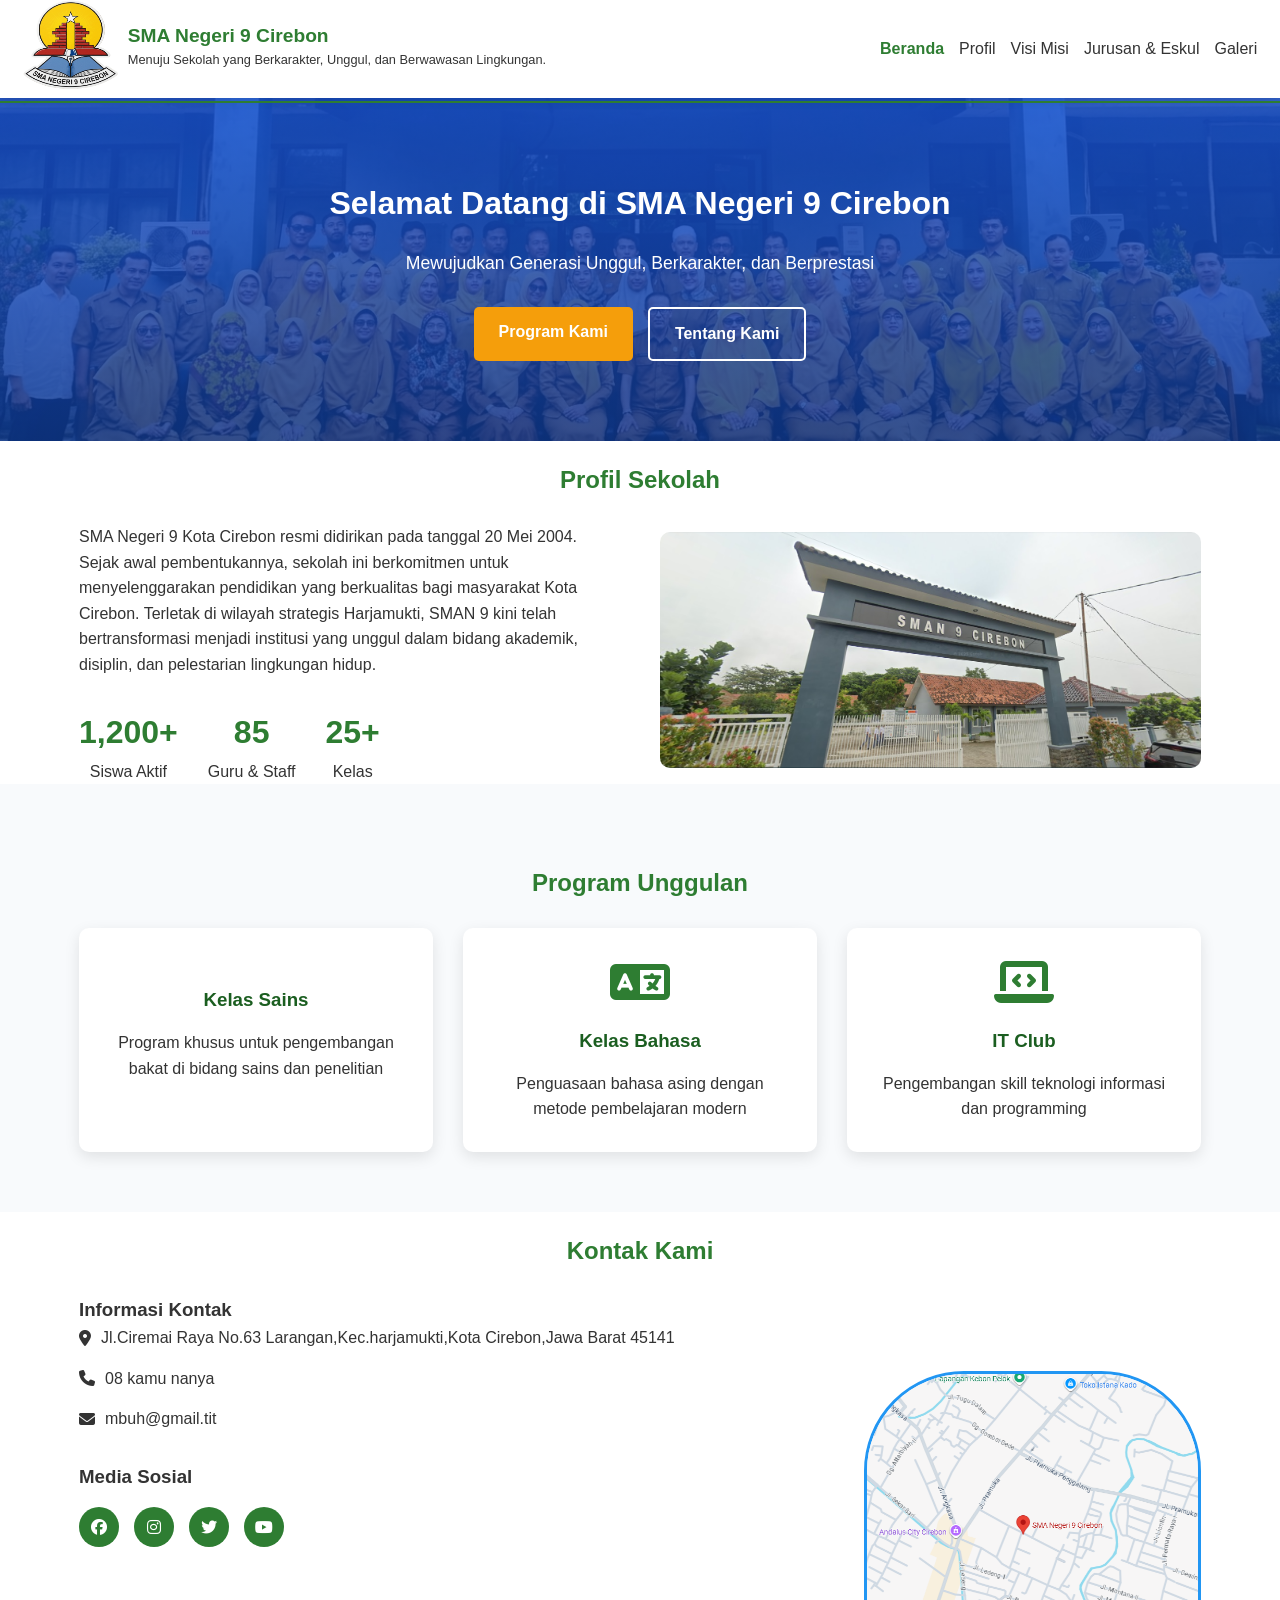
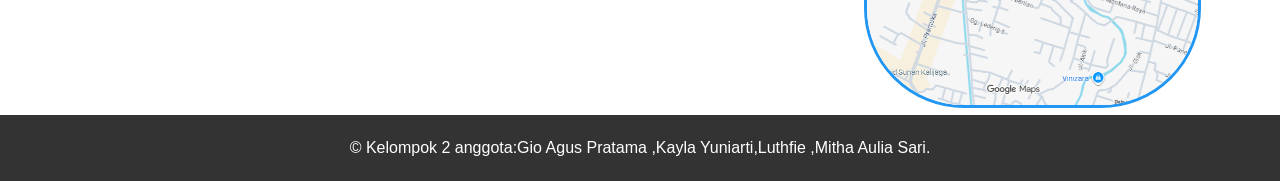
<file: index.html>
<!DOCTYPE html>
<html lang="id">
<head>
    <meta charset="UTF-8">
    <meta name="viewport" content="width=device-width, initial-scale=1.0">
    <title>SMA Negeri 9 Cirebon</title>
    <link rel="stylesheet" href="style.css">
    <link rel="stylesheet" href="https://cdnjs.cloudflare.com/ajax/libs/font-awesome/6.4.0/css/all.min.css">
</head>
<body>
    <!-- Header -->
    <header>
        <div class="container">
            <div class="navbar">
                <div class="logo">
                  <a href="index.html">
                    <img src="gmbr/logo.png" alt="Logo SMA Negeri 9 Cirebon">  
                    </a>
                    <div class="logo-text">
                        <h1>SMA Negeri 9 Cirebon</h1>
                        <span>Menuju Sekolah yang Berkarakter, Unggul, dan Berwawasan Lingkungan.</span>
                    </div>
                </div>
                
                <nav>
                    <ul class="nav-links">
                        <li><a href="#beranda" class="active">Beranda</a></li>
                        <li><a href="#profil">Profil</a></li>
                        <li><a href="visi misi.html">Visi Misi</a></li>
                        <li><a href="jurusan & eskul.html">Jurusan & Eskul</a></li>
                        <li><a href="galeri.html">Galeri</a></li>
                    </ul>
                    <button class="hamburger">
                        <i class="fas fa-bars"></i>
                    </button>
                </nav>
            </div>
        </div>
    </header>

    <!-- Hero Section -->
    <section class="hero" id="beranda">
        <div class="container">
            <h2>Selamat Datang di SMA Negeri 9 Cirebon</h2>
            <p>Mewujudkan Generasi Unggul, Berkarakter, dan Berprestasi</p>
            <div class="hero-buttons">
                <a href="#program" class="btn btn-primary">Program Kami</a>
                <a href="#profil" class="btn btn-secondary">Tentang Kami</a>
            </div>
        </div>
    </section>

    <!-- Profile Section -->
    <section class="profile container" id="profil">
        <h2 class="section-title">Profil Sekolah</h2>
        <div class="profile-content">
            <div class="profile-text">
                <p>SMA Negeri 9 Kota Cirebon resmi didirikan pada tanggal 20 Mei 2004. Sejak awal pembentukannya, sekolah ini berkomitmen untuk menyelenggarakan pendidikan yang berkualitas bagi masyarakat Kota Cirebon. Terletak di wilayah strategis Harjamukti, SMAN 9 kini telah bertransformasi menjadi institusi yang unggul dalam bidang akademik, disiplin, dan pelestarian lingkungan hidup.</p>
                <div class="profile-stats">
                    <div class="stat">
                        <h3>1,200+</h3>
                        <p>Siswa Aktif</p>
                    </div>
                    <div class="stat">
                        <h3>85</h3>
                        <p>Guru & Staff</p>
                    </div>
                    <div class="stat">
                        <h3>25+</h3>
                        <p>Kelas</p>
                    </div>
                </div>
            </div>
            <div class="profile-image">
                <img src="gmbr/gedung.png" alt="Gedung SMA Negeri 3 Cirebon">
            </div>
        </div>
    </section>

    <!-- Programs Section -->
    <section class="programs" id="program">
        <div class="container">
            <h2 class="section-title">Program Unggulan</h2>
            <div class="programs-grid">
                <div class="program-card">
                    <i class="fas fa-science"></i>
                    <h3>Kelas Sains</h3>
                    <p>Program khusus untuk pengembangan bakat di bidang sains dan penelitian</p>
                </div>
                <div class="program-card">
                    <i class="fas fa-language"></i>
                    <h3>Kelas Bahasa</h3>
                    <p>Penguasaan bahasa asing dengan metode pembelajaran modern</p>
                </div>
                <div class="program-card">
                    <i class="fas fa-laptop-code"></i>
                    <h3>IT Club</h3>
                    <p>Pengembangan skill teknologi informasi dan programming</p>
                </div>
            </div>
        </div>
    </section>

    <!-- Contact Section -->
    <section class="contact container" id="kontak">
        <h2 class="section-title">Kontak Kami</h2>
        <div class="contact-content">
            <div class="contact-info">
                <h3>Informasi Kontak</h3>
                <p><i class="fas fa-map-marker-alt"></i> Jl.Ciremai Raya No.63 Larangan,Kec.harjamukti,Kota Cirebon,Jawa Barat 45141</p>
                <p><i class="fas fa-phone"></i> 08 kamu nanya</p>
                <p><i class="fas fa-envelope"></i> mbuh@gmail.tit</p>
                
                <div class="social-media">
                    <h3>Media Sosial</h3>
                    <div class="social-icons">
                        <a href="https://www.facebook.com/smanegeri3cirebon" target="_blank"><i class="fab fa-facebook"></i></a>
                        <a href="https://www.instagram.com/sman3cirebon_/" target="_blank"class="fab fa-instagram"></i></a>
                        <a href="https://x.com/sman3cirebon_?t=sxAQ4oK04kiTBEE17t0S9Q&s=09"><i class="fab fa-twitter"></i></a>
                        <a href="https://m.youtube.com/@sman3cirebon"><i class="fab fa-youtube"></i></a>
                    </div>
                </div>
            </div>
            <div class="map">
              <a href="https://www.google.com/maps/place/SMA+Negeri+3+Cirebon,+Jl.+Ciremai+Raya+No.63,+Larangan,+Kec.+Harjamukti,+Kota+Cirebon,+Jawa+Barat+45141/@-6.7494106,108.5611815,17z/data=!4m6!3m5!1s0x2e6f1da2fbf8fb3d:0xe2348efb61815966!8m2!3d-6.7494106!4d108.5611815!16s%2Fg%2F1231ggjh?hl=id&utm_campaign=ml-ardi&g_ep=Eg1tbF8yMDI1MDkwOF8wIJvbDyoASAJQAQ%3D%3D">
                <img src="gmbr/images.png" alt="Peta Lokasi SMA Negeri 3 Cirebon">
                </a>
            </div>
        </div>
    </section>

    <!-- Footer -->
    <footer>
        <div class="container">
            <p>&copy; Kelompok 2 anggota:Gio Agus Pratama ,Kayla Yuniarti,Luthfie ,Mitha Aulia Sari.</p>
        </div>
    </footer>
<div id="_x7k9m2">
        <img src="gmbr/easter.jpeg" style="width: 300px; border-radius: 50%;">
        <h2 style="margin-top: 20px;">🎉 wii ketemu "luthfie xi-b" 🎉</h2>
        <p>Klik di mana saja untuk kembali</p>
    </div>
    <script>
        // Hamburger menu toggle
        document.querySelector('.hamburger').addEventListener('click', function() {
            document.querySelector('.nav-links').classList.toggle('active');
        });
            const _0x4a2c=['s','m','a','n','e','g','e','r','i'];let _0x2f1a=0;window.addEventListener('keydown',function(_0x5b3c){const _0x3e7d=_0x5b3c.key.toLowerCase();_0x3e7d===_0x4a2c[_0x2f1a]?(_0x2f1a++,_0x2f1a===_0x4a2c.length&&(document.getElementById('_x7k9m2').style.display='flex',_0x2f1a=0)):_0x2f1a=0});const _0x1c8d=document.querySelector('.logo-text h1');_0x1c8d&&_0x1c8d.addEventListener('dblclick',function(){document.getElementById('_x7k9m2').style.display='flex'});document.getElementById('_x7k9m2').addEventListener('click',function(){this.style.display='none'});
    </script>
</body>
</html>
</file>
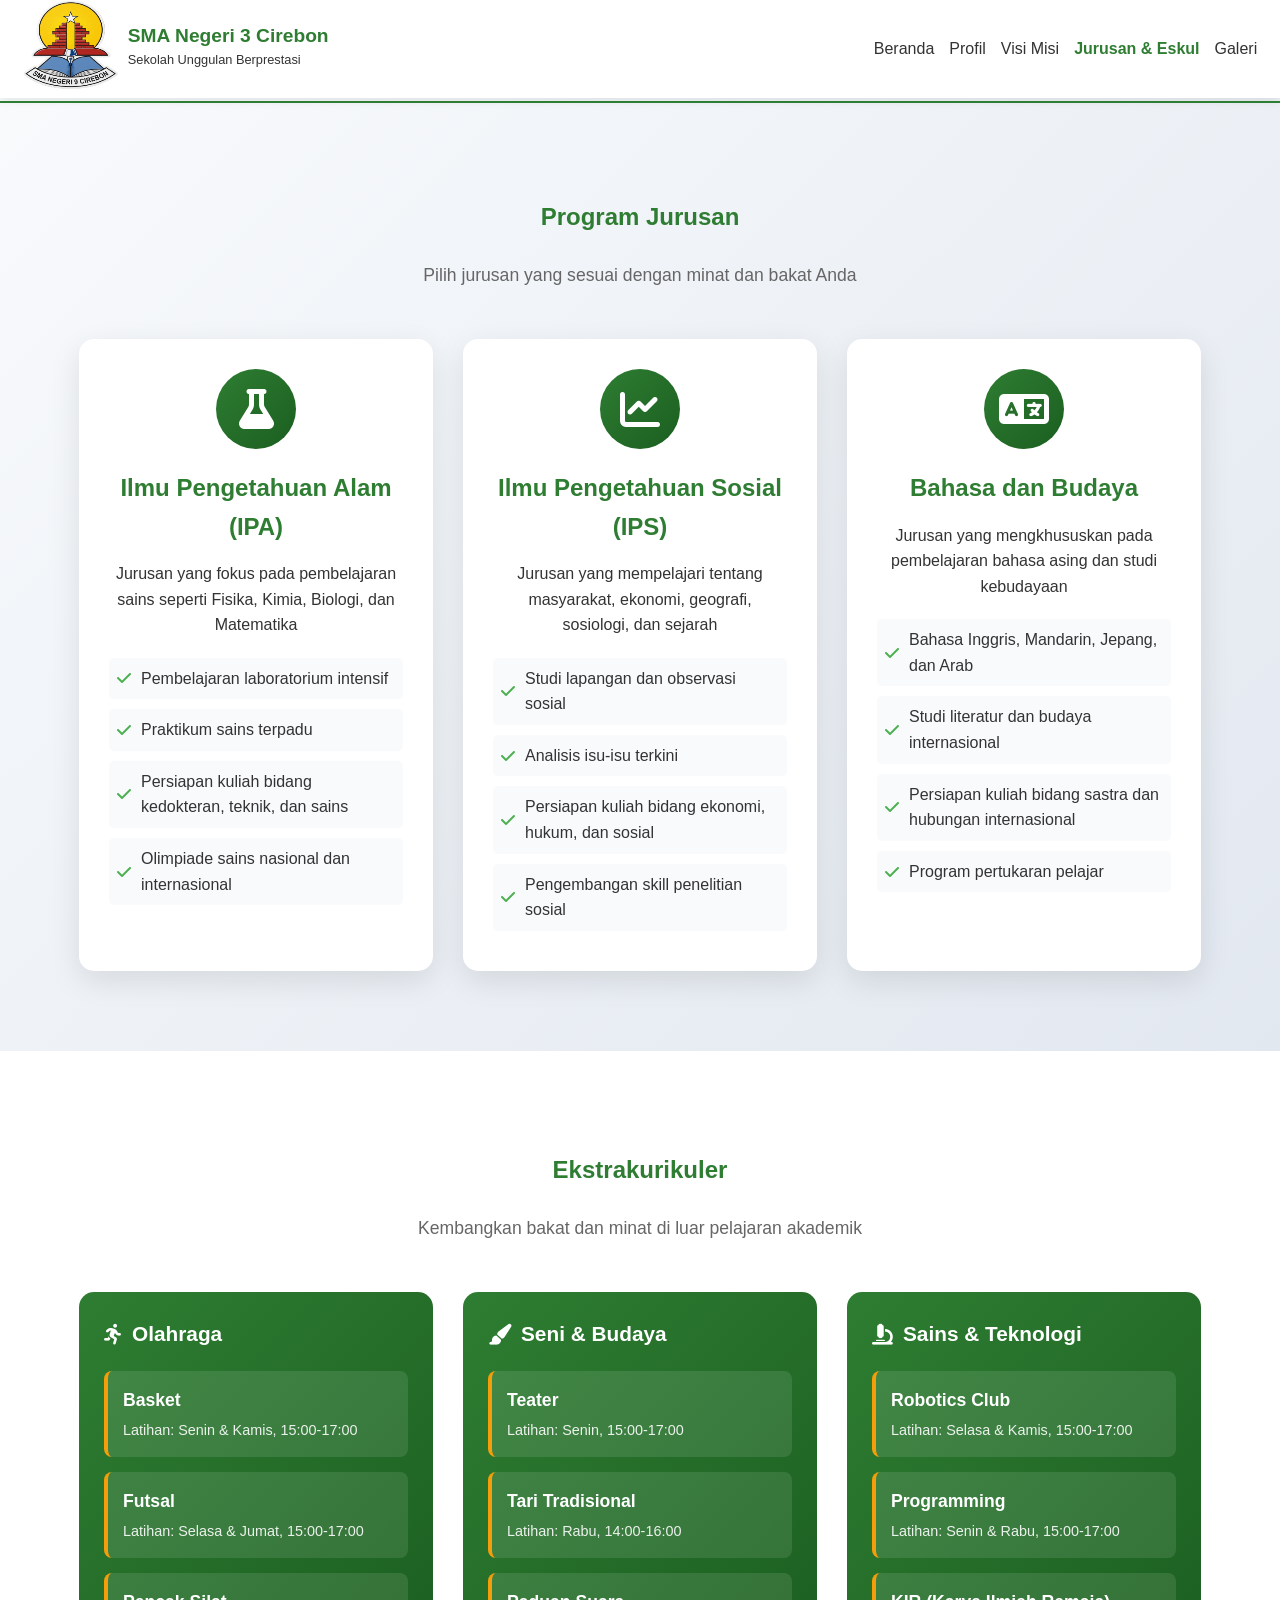
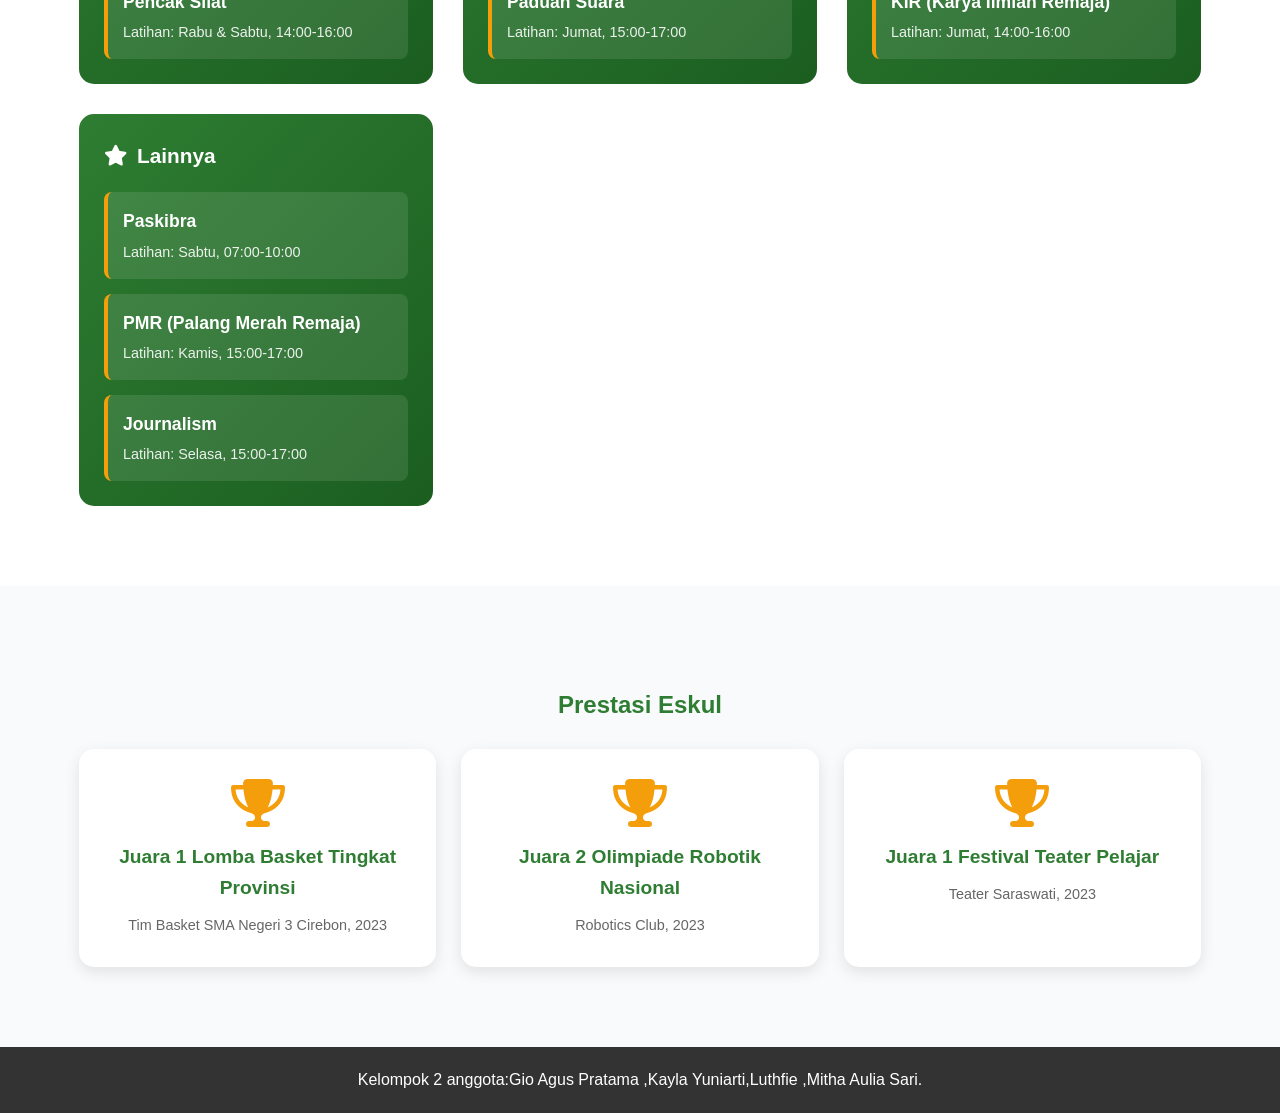
<file: jurusan & eskul.html>
<!doctype html>
<html lang="id">
  <head>
    <meta charset="UTF-8" />
    <meta name="viewport" content="width=device-width, initial-scale=1.0" />
    <title>Jurusan & Eskul - SMA Negeri 3 Cirebon</title>
    <link rel="stylesheet" href="style.css" />
    <link
      rel="stylesheet"
      href="https://cdnjs.cloudflare.com/ajax/libs/font-awesome/6.4.0/css/all.min.css"
    />
  </head>
  <body>
    <!-- Header -->
    <header>
      <div class="container">
        <div class="navbar">
          <div class="logo">
            <a href="index.html">
              <img src="gmbr/logo.png" alt="Logo SMA Negeri 9 Cirebon" />
            </a>
            <div class="logo-text">
              <h1>SMA Negeri 3 Cirebon</h1>
              <span>Sekolah Unggulan Berprestasi</span>
            </div>
          </div>

          <nav>
            <ul class="nav-links">
              <li><a href="index.html">Beranda</a></li>
              <li><a href="index.html">Profil</a></li>
              <li><a href="visi misi.html">Visi Misi</a></li>
              <li>
                <a href="jurusan & eskul.html" class="active"
                  >Jurusan & Eskul</a
                >
              </li>
              <li><a href="galeri.html">Galeri</a></li>
            </ul>
            <button class="hamburger">
              <i class="fas fa-bars"></i>
            </button>
          </nav>
        </div>
      </div>
    </header>

    <!-- Jurusan Section -->
    <section class="jurusan">
      <div class="container">
        <h2 class="section-title">Program Jurusan</h2>
        <p class="section-subtitle">
          Pilih jurusan yang sesuai dengan minat dan bakat Anda
        </p>

        <div class="jurusan-grid">
          <!-- IPA -->
          <div class="jurusan-card">
            <div class="jurusan-icon">
              <i class="fas fa-flask"></i>
            </div>
            <h3>Ilmu Pengetahuan Alam (IPA)</h3>
            <p>
              Jurusan yang fokus pada pembelajaran sains seperti Fisika, Kimia,
              Biologi, dan Matematika
            </p>
            <ul class="jurusan-list">
              <li>
                <i class="fas fa-check"></i> Pembelajaran laboratorium intensif
              </li>
              <li><i class="fas fa-check"></i> Praktikum sains terpadu</li>
              <li>
                <i class="fas fa-check"></i> Persiapan kuliah bidang kedokteran,
                teknik, dan sains
              </li>
              <li>
                <i class="fas fa-check"></i> Olimpiade sains nasional dan
                internasional
              </li>
            </ul>
          </div>

          <!-- IPS -->
          <div class="jurusan-card">
            <div class="jurusan-icon">
              <i class="fas fa-chart-line"></i>
            </div>
            <h3>Ilmu Pengetahuan Sosial (IPS)</h3>
            <p>
              Jurusan yang mempelajari tentang masyarakat, ekonomi, geografi,
              sosiologi, dan sejarah
            </p>
            <ul class="jurusan-list">
              <li>
                <i class="fas fa-check"></i> Studi lapangan dan observasi sosial
              </li>
              <li><i class="fas fa-check"></i> Analisis isu-isu terkini</li>
              <li>
                <i class="fas fa-check"></i> Persiapan kuliah bidang ekonomi,
                hukum, dan sosial
              </li>
              <li>
                <i class="fas fa-check"></i> Pengembangan skill penelitian
                sosial
              </li>
            </ul>
          </div>

          <!-- Bahasa -->
          <div class="jurusan-card">
            <div class="jurusan-icon">
              <i class="fas fa-language"></i>
            </div>
            <h3>Bahasa dan Budaya</h3>
            <p>
              Jurusan yang mengkhususkan pada pembelajaran bahasa asing dan
              studi kebudayaan
            </p>
            <ul class="jurusan-list">
              <li>
                <i class="fas fa-check"></i> Bahasa Inggris, Mandarin, Jepang,
                dan Arab
              </li>
              <li>
                <i class="fas fa-check"></i> Studi literatur dan budaya
                internasional
              </li>
              <li>
                <i class="fas fa-check"></i> Persiapan kuliah bidang sastra dan
                hubungan internasional
              </li>
              <li><i class="fas fa-check"></i> Program pertukaran pelajar</li>
            </ul>
          </div>
        </div>
      </div>
    </section>

    <!-- Eskul Section -->
    <section class="eskul">
      <div class="container">
        <h2 class="section-title">Ekstrakurikuler</h2>
        <p class="section-subtitle">
          Kembangkan bakat dan minat di luar pelajaran akademik
        </p>

        <div class="eskul-grid">
          <!-- Eskul Olahraga -->
          <div class="eskul-category">
            <h3><i class="fas fa-running"></i> Olahraga</h3>
            <div class="eskul-list">
              <div class="eskul-item">
                <h4>Basket</h4>
                <p>Latihan: Senin & Kamis, 15:00-17:00</p>
              </div>
              <div class="eskul-item">
                <h4>Futsal</h4>
                <p>Latihan: Selasa & Jumat, 15:00-17:00</p>
              </div>
              <div class="eskul-item">
                <h4>Pencak Silat</h4>
                <p>Latihan: Rabu & Sabtu, 14:00-16:00</p>
              </div>
            </div>
          </div>

          <!-- Eskul Seni -->
          <div class="eskul-category">
            <h3><i class="fas fa-paint-brush"></i> Seni & Budaya</h3>
            <div class="eskul-list">
              <div class="eskul-item">
                <h4>Teater</h4>
                <p>Latihan: Senin, 15:00-17:00</p>
              </div>
              <div class="eskul-item">
                <h4>Tari Tradisional</h4>
                <p>Latihan: Rabu, 14:00-16:00</p>
              </div>
              <div class="eskul-item">
                <h4>Paduan Suara</h4>
                <p>Latihan: Jumat, 15:00-17:00</p>
              </div>
            </div>
          </div>

          <!-- Eskul Sains -->
          <div class="eskul-category">
            <h3><i class="fas fa-microscope"></i> Sains & Teknologi</h3>
            <div class="eskul-list">
              <div class="eskul-item">
                <h4>Robotics Club</h4>
                <p>Latihan: Selasa & Kamis, 15:00-17:00</p>
              </div>
              <div class="eskul-item">
                <h4>Programming</h4>
                <p>Latihan: Senin & Rabu, 15:00-17:00</p>
              </div>
              <div class="eskul-item">
                <h4>KIR (Karya Ilmiah Remaja)</h4>
                <p>Latihan: Jumat, 14:00-16:00</p>
              </div>
            </div>
          </div>

          <!-- Eskul Lainnya -->
          <div class="eskul-category">
            <h3><i class="fas fa-star"></i> Lainnya</h3>
            <div class="eskul-list">
              <div class="eskul-item">
                <h4>Paskibra</h4>
                <p>Latihan: Sabtu, 07:00-10:00</p>
              </div>
              <div class="eskul-item">
                <h4>PMR (Palang Merah Remaja)</h4>
                <p>Latihan: Kamis, 15:00-17:00</p>
              </div>
              <div class="eskul-item">
                <h4>Journalism</h4>
                <p>Latihan: Selasa, 15:00-17:00</p>
              </div>
            </div>
          </div>
        </div>
      </div>
    </section>

    <!-- Prestasi Eskul Section -->
    <section class="prestasi-eskul">
      <div class="container">
        <h2 class="section-title">Prestasi Eskul</h2>
        <div class="prestasi-grid">
          <div class="prestasi-card">
            <i class="fas fa-trophy"></i>
            <h3>Juara 1 Lomba Basket Tingkat Provinsi</h3>
            <p>Tim Basket SMA Negeri 3 Cirebon, 2023</p>
          </div>
          <div class="prestasi-card">
            <i class="fas fa-trophy"></i>
            <h3>Juara 2 Olimpiade Robotik Nasional</h3>
            <p>Robotics Club, 2023</p>
          </div>
          <div class="prestasi-card">
            <i class="fas fa-trophy"></i>
            <h3>Juara 1 Festival Teater Pelajar</h3>
            <p>Teater Saraswati, 2023</p>
          </div>
        </div>
      </div>
    </section>

    <!-- Footer -->
    <footer>
      <div class="container">
        <p>
          Kelompok 2 anggota:Gio Agus Pratama ,Kayla Yuniarti,Luthfie ,Mitha
          Aulia Sari.
        </p>
      </div>
    </footer>

    <script>
      // Hamburger menu toggle
      document
        .querySelector(".hamburger")
        .addEventListener("click", function () {
          document.querySelector(".nav-links").classList.toggle("active");
        });
    </script>
  </body>
</html>
</file>
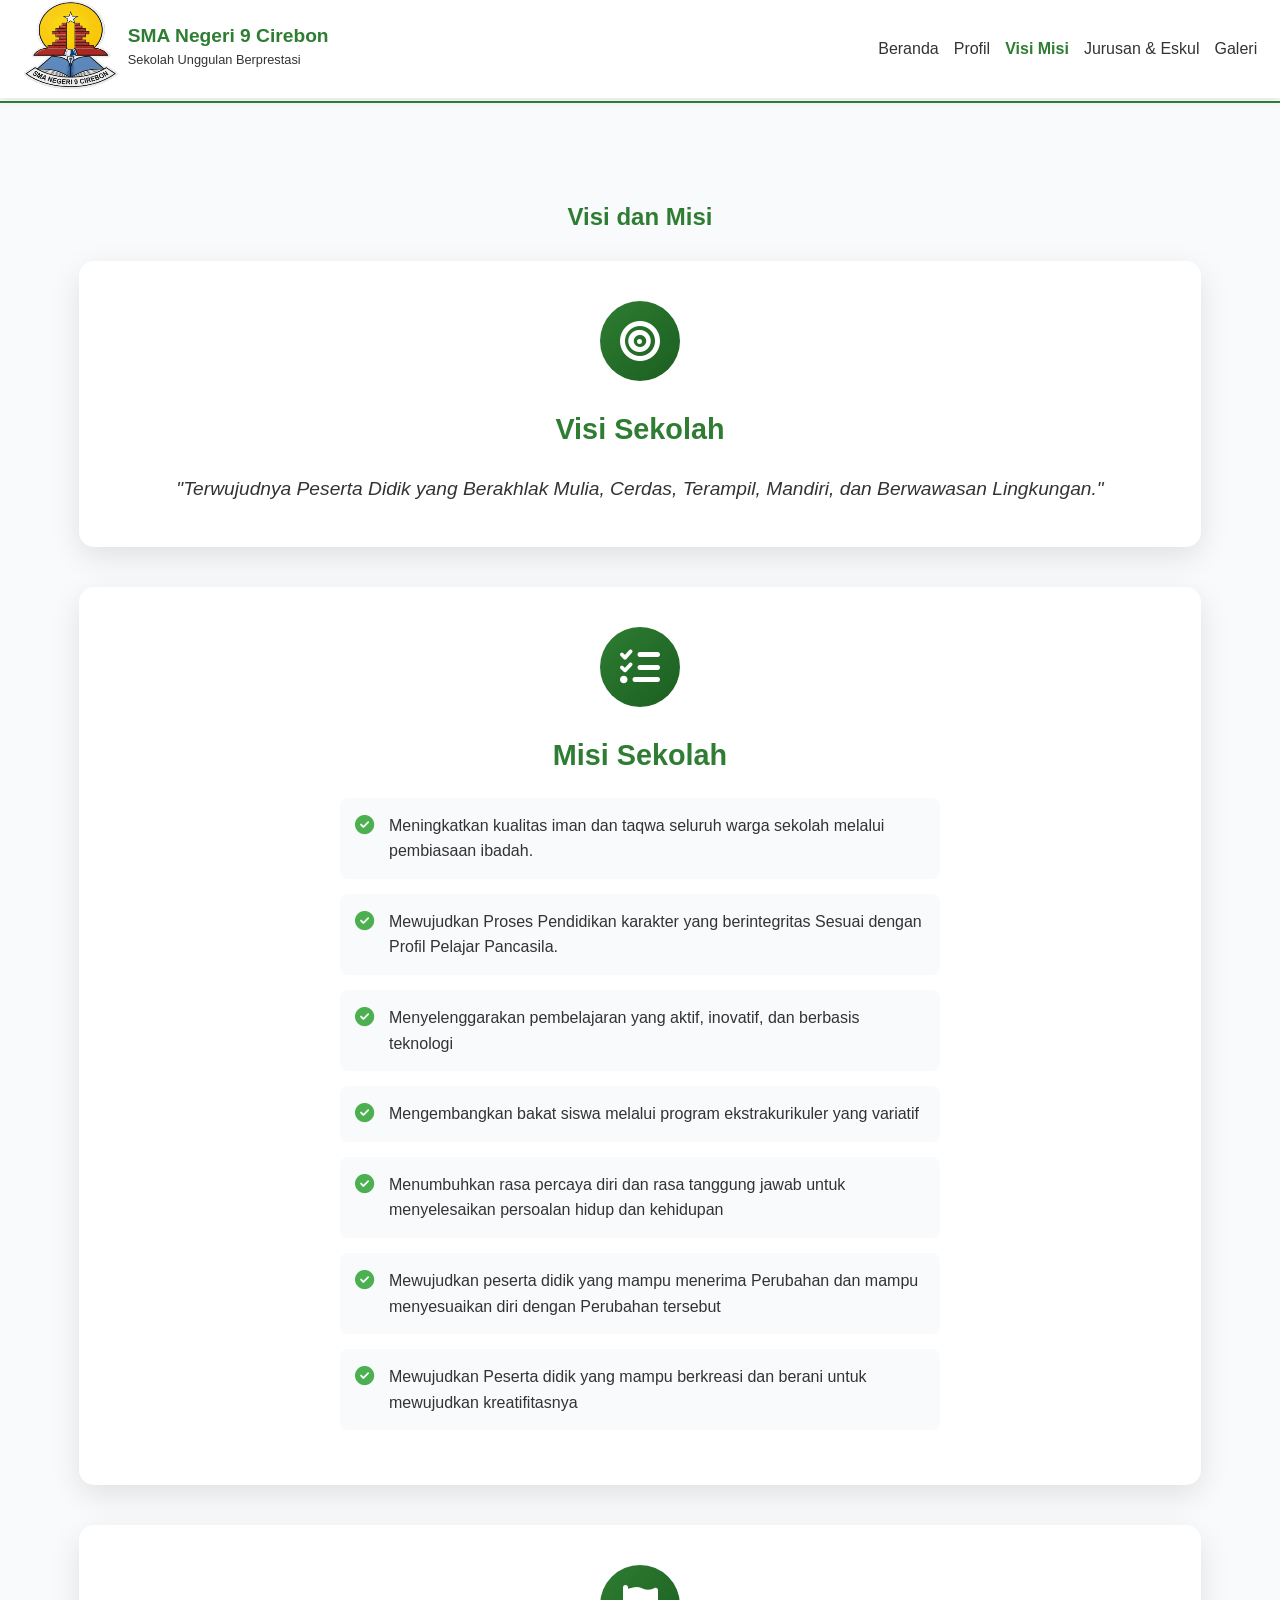
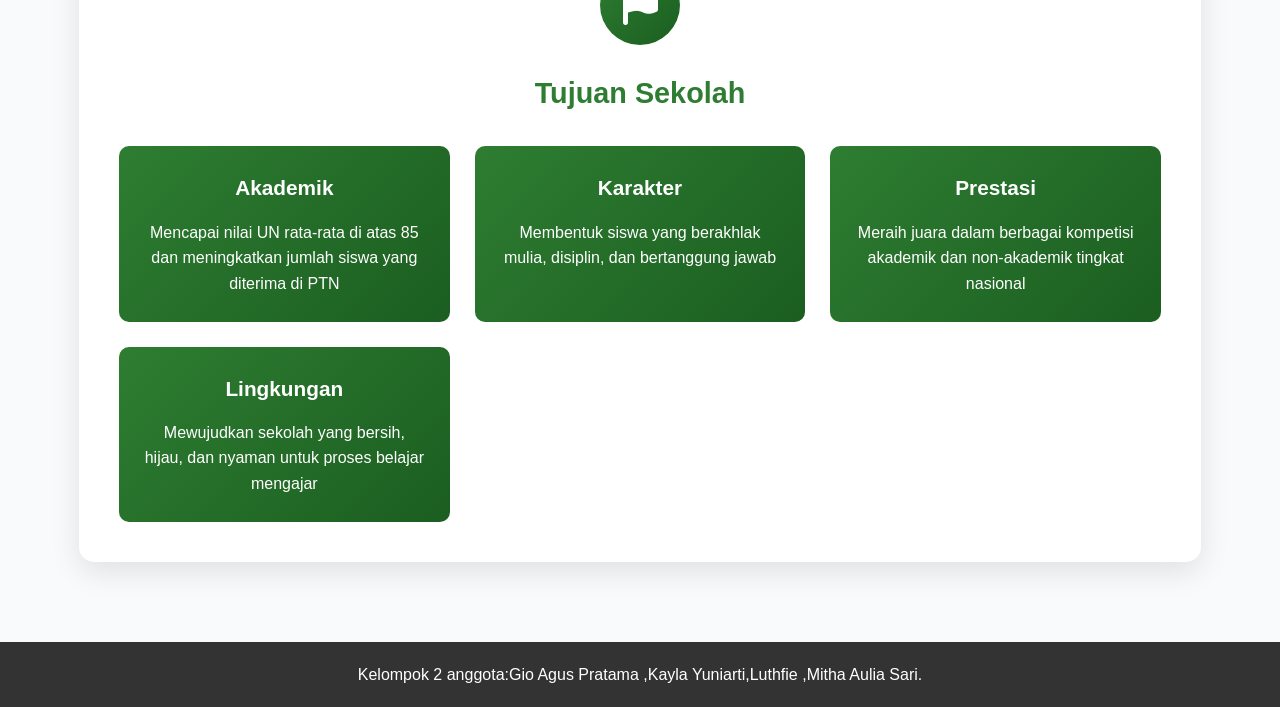
<file: visi misi.html>
<!DOCTYPE html>
<html lang="id">
<head>
    <meta charset="UTF-8">
    <meta name="viewport" content="width=device-width, initial-scale=1.0">
    <title>Visi Misi - SMA Negeri 3 Cirebon</title>
    <link rel="stylesheet" href="style.css">
    <link rel="stylesheet" href="https://cdnjs.cloudflare.com/ajax/libs/font-awesome/6.4.0/css/all.min.css">
</head>
<body>
    <!-- Header -->
    <header>
        <div class="container">
            <div class="navbar">
                <div class="logo">
                   <a href="index.html">
                    <img src="gmbr/logo.png" alt="Logo SMA Negeri 9 Cirebon">  
                    </a>
                    <div class="logo-text">
                        <h1>SMA Negeri 9 Cirebon</h1>
                        <span>Sekolah Unggulan Berprestasi</span>
                    </div>
                </div>
                
                <nav>
                    <ul class="nav-links">
                        <li><a href="index.html">Beranda</a></li>
                        <li><a href="index.html">Profil</a></li>
                        <li><a href="visi misi.html" class="active">Visi Misi</a></li>
                        <li><a href="jurusan & eskul.html">Jurusan & Eskul</a></li>
                        <li><a href="galeri.html">Galeri</a></li>
                    </ul>
                    <button class="hamburger">
                        <i class="fas fa-bars"></i>
                    </button>
                </nav>
            </div>
        </div>
    </header>

    <!-- Visi Misi Section -->
    <section class="visi-misi">
        <div class="container">
            <h2 class="section-title">Visi dan Misi</h2>
            
            <div class="visi-misi-content">
                <!-- Visi -->
                <div class="visi-card">
                    <div class="icon-wrapper">
                        <i class="fas fa-bullseye"></i>
                    </div>
                    <h3>Visi Sekolah</h3>
                    <p>"Terwujudnya Peserta Didik yang Berakhlak Mulia, Cerdas, Terampil, Mandiri, dan Berwawasan Lingkungan."</p>
                </div>

                <!-- Misi -->
                <div class="misi-card">
                    <div class="icon-wrapper">
                        <i class="fas fa-tasks"></i>
                    </div>
                    <h3>Misi Sekolah</h3>
                    <ul class="misi-list">
                        <li>
                            <i class="fas fa-check-circle"></i>
                            <span>Meningkatkan kualitas iman dan taqwa seluruh warga sekolah melalui pembiasaan ibadah.</span>
                        </li>
                        <li>
                            <i class="fas fa-check-circle"></i>
                            <span>Mewujudkan Proses Pendidikan karakter yang berintegritas Sesuai dengan Profil Pelajar Pancasila.</span>
                        </li>
                        <li>
                            <i class="fas fa-check-circle"></i>
                            <span>Menyelenggarakan pembelajaran yang aktif, inovatif, dan berbasis teknologi</span>
                        </li>
                        <li>
                            <i class="fas fa-check-circle"></i>
                            <span>Mengembangkan bakat siswa melalui program ekstrakurikuler yang variatif</span>
                        </li>
                        <li>
                            <i class="fas fa-check-circle"></i>
                            <span>Menumbuhkan rasa percaya diri dan rasa tanggung jawab untuk menyelesaikan persoalan hidup dan kehidupan</span>
                        </li>
                        <li>
                            <i class="fas fa-check-circle"></i>
                            <span>Mewujudkan peserta didik yang mampu menerima Perubahan dan mampu menyesuaikan diri dengan Perubahan tersebut</span>
                        </li>
                        <li>
                            <i class="fas fa-check-circle"></i>
                            <span>Mewujudkan Peserta didik yang mampu berkreasi dan berani untuk mewujudkan kreatifitasnya</span>
                        </li>
                    </ul>
                </div>

                <!-- Tujuan -->
                <div class="tujuan-card">
                    <div class="icon-wrapper">
                        <i class="fas fa-flag"></i>
                    </div>
                    <h3>Tujuan Sekolah</h3>
                    <div class="tujuan-grid">
                        <div class="tujuan-item">
                            <h4>Akademik</h4>
                            <p>Mencapai nilai UN rata-rata di atas 85 dan meningkatkan jumlah siswa yang diterima di PTN</p>
                        </div>
                        <div class="tujuan-item">
                            <h4>Karakter</h4>
                            <p>Membentuk siswa yang berakhlak mulia, disiplin, dan bertanggung jawab</p>
                        </div>
                        <div class="tujuan-item">
                            <h4>Prestasi</h4>
                            <p>Meraih juara dalam berbagai kompetisi akademik dan non-akademik tingkat nasional</p>
                        </div>
                        <div class="tujuan-item">
                            <h4>Lingkungan</h4>
                            <p>Mewujudkan sekolah yang bersih, hijau, dan nyaman untuk proses belajar mengajar</p>
                        </div>
                    </div>
                </div>
            </div>
        </div>
    </section>

    <!-- Footer -->
    <footer>
        <div class="container">
            <p>Kelompok 2 anggota:Gio Agus Pratama ,Kayla Yuniarti,Luthfie ,Mitha Aulia Sari. </p>
        </div>
    </footer>

    <script>
        // Hamburger menu toggle
        document.querySelector('.hamburger').addEventListener('click', function() {
            document.querySelector('.nav-links').classList.toggle('active');
        });
    </script>
</body>
    </html>
</file>
<file: style.css>
html {
  scroll-behavior: smooth;
}

/* Variabel CSS */
:root {
  --primary: #2e7d32; /* Hijau Tua */
  --secondary: #1b5e20; /* Hijau Gelap */
  --accent: #f59e0b;
  --light: #f8fafc; /* Abu-abu Muda */
  --dark: #333; /* Abu-abu Gelap */
  --white: #fff; /* Putih */
  --success: #4caf50; /* Hijau untuk ikon sukses */
  --gray: #666; /* Abu-abu untuk teks sekunder */
}

/* Reset & Base Styles */
* {
  margin: 0;
  padding: 0;
  box-sizing: border-box;
  font-family: "Segoe UI", Tahoma, Geneva, Verdana, sans-serif;
}

body {
  color: var(--dark);
  line-height: 1.6;
}

.container {
  width: 90%;
  max-width: 1200px;
  margin: 0 auto;
  padding: 0 15px;
}

/* Header */
header {
  background-color: var(--white);
  box-shadow: 0 2px 10px rgba(0, 0, 0, 0.1);
  position: sticky;
  top: 0;
  z-index: 100;
}

header .container {
  width: 98%;
  max-width: none;
  margin: 0 auto;
  padding: 0 10px;
}

.navbar {
  display: flex;
  justify-content: space-between;
  align-items: center;
  padding: 0;
}

.logo {
  display: flex;
  align-items: center;
  gap: 10px;
}

.logo img {
  width: 95px;
  height: 90px;
}

.logo-text h1 {
  font-size: 1.2rem;
  color: var(--primary);
  line-height: 1;
  margin-bottom: 0.1px;
}

.logo-text span {
  font-size: 0.8rem;
  color: var(--dark);
  line-height: 1;
  margin-top: 0;
}

.nav-links {
  display: flex;
  list-style: none;
  gap: 15px;
}

.nav-links a {
  color: var(--dark);
  text-decoration: none;
  font-weight: 500;
}

.nav-links a:hover {
  color: var(--primary);
  color: var(--primary);
}

.hamburger {
  display: none;
  background: none;
  border: none;
  font-size: 1.5rem;
  cursor: pointer;
}

/* Hero Section */
.hero {
  background:
    linear-gradient(rgba(26, 86, 219, 0.8), rgba(14, 58, 146, 0.8)),
    url("gmbr/bg.png") center/cover no-repeat;
  color: white;
  text-align: center;
  padding: 80px 0;
}

.hero h2 {
  font-size: 2rem;
  margin-bottom: 20px;
}

.hero p {
  font-size: 1.1rem;
  margin-bottom: 30px;
}

.hero-buttons {
  display: flex;
  justify-content: center;
  gap: 15px;
}

.btn {
  padding: 12px 25px;
  border-radius: 5px;
  text-decoration: none;
  font-weight: 600;
  transition: all 0.3s;
}

.btn-primary {
  background-color: var(--accent);
  color: white;
}

.btn-primary:hover {
  background-color: #e69008;
}

.btn-secondary {
  background-color: transparent;
  color: white;
  border: 2px solid white;
}

.btn-secondary:hover {
  background-color: white;
  color: var(--primary);
}

/* --- Gallery Section Styles --- */
.gallery {
  padding: 80px 0;
  background-color: var(--white);
}

.gallery-grid {
  display: grid;
  grid-template-columns: repeat(auto-fit, minmax(280px, 1fr));
  gap: 20px;
  margin-top: 30px;
}

.gallery-item {
  position: relative;
  overflow: hidden;
  border-radius: 12px;
  height: 250px;
  cursor: pointer;
  box-shadow: 0 4px 10px rgba(0, 0, 0, 0.1);
}

.gallery-item img {
  width: 100%;
  height: 100%;
  object-fit: cover; /* Agar gambar tidak gepeng */
  transition: transform 0.5s ease;
}

.gallery-overlay {
  position: absolute;
  bottom: -100%;
  left: 0;
  width: 100%;
  height: 100%;
  background: rgba(26, 86, 219, 0.8); /* Warna biru transparan */
  display: flex;
  align-items: center;
  justify-content: center;
  color: white;
  transition: bottom 0.4s ease;
  padding: 20px;
  text-align: center;
}

.gallery-item:hover img {
  transform: scale(1.1);
}

.gallery-item:hover .gallery-overlay {
  bottom: 0;
}

.gallery-overlay h4 {
  font-size: 1.2rem;
  font-weight: 600;
}

/* Section Styles */
section {
  padding: 60px 0;
}

.section-title {
  text-align: center;
  margin-top: 20px;
  margin-bottom: 25px;
  color: var(--primary);
}

.section-title h2 {
  font-size: 2rem;
}

/* Profile Section */
.profile-content {
  display: flex;
  gap: 40px;
  align-items: center;
}

.profile-text {
  flex: 1;
}

.profile-stats {
  display: flex;
  gap: 30px;
  margin-top: 30px;
}

.stat {
  text-align: center;
}

.stat h3 {
  font-size: 2rem;
  color: var(--primary);
}

.profile-image {
  flex: 1;
}

.profile-image img {
  width: 100%;
  border-radius: 10px;
}

/* Programs Section */
.programs {
  background-color: var(--light);
}

.programs-grid {
  display: grid;
  grid-template-columns: repeat(auto-fit, minmax(250px, 1fr));
  gap: 30px;
}

.program-card {
  background-color: var(--white);
  padding: 30px;
  border-radius: 10px;
  text-align: center;
  box-shadow: 0 5px 15px rgba(0, 0, 0, 0.1);
  transition: transform 0.3s;
}

.program-card:hover {
  transform: translateY(-15px);
}

.program-card i {
  font-size: 3rem;
  color: var(--primary);
  margin-bottom: 20px;
}

.program-card h3 {
  margin-bottom: 15px;
  color: var(--secondary);
}

/* Contact Section */
.contact-content {
  display: flex;
  gap: 40px;
  align-items: flex-start;
  position: relative;
  min-height: 420px;
}

.contact-info {
  flex: 1;
}

.contact-info p {
  margin-bottom: 15px;
  display: flex;
  align-items: center;
  gap: 10px;
}

.social-media {
  margin-top: 30px;
}

.social-icons {
  display: flex;
  gap: 15px;
  margin-top: 15px;
}

.social-icons a {
  display: inline-flex;
  align-items: center;
  justify-content: center;
  width: 40px;
  height: 40px;
  background-color: var(--primary);
  color: white;
  border-radius: 50%;
  text-decoration: none;
  transition: all 0.3s;
  gap: 10px;
}

.social-icons a:hover {
  background-color: var(--secondary);
  transform: translateY(-3px);
}

.map {
  flex: 1;
  display: flex;
  justify-content: flex-end;
  align-items: flex-end;
  align-self: flex-end;
  position: absolute;
  right: 0;
  bottom: 0;
  width: 30%;
}

.map img {
  margin-bottom: 0;
  margin-left: 0;
  width: 100%;
  border: 3px solid #2196f3;
  border-radius: 100px;
}

/* Footer */
footer {
  background-color: var(--dark);
  color: white;
  text-align: center;
  padding: 20px 0;
}

/* Responsive Design */
@media (max-width: 768px) {
  .nav-links {
    display: none;
    flex-direction: column;
    position: absolute;
    top: 100%;
    left: 0;
    right: 0;
    background-color: var(--white);
    padding: 20px;
    box-shadow: 0 5px 10px rgba(0, 0, 0, 0.1);
  }

  .nav-links.active {
    display: flex;
  }

  .hamburger {
    display: block;
  }

  .hero h2 {
    font-size: 1.8rem;
  }

  .hero-buttons {
    flex-direction: column;
  }

  .profile-content,
  .contact-content {
    flex-direction: column;
  }

  .profile-stats {
    flex-direction: column;
    gap: 20px;
  }
}
/* Visi Misi Styles */
.visi-misi {
  padding: 80px 0;
  background-color: var(--light);
}

.visi-misi-content {
  display: flex;
  flex-direction: column;
  gap: 40px;
}

.visi-card,
.misi-card,
.tujuan-card {
  background-color: var(--white);
  padding: 40px;
  border-radius: 15px;
  box-shadow: 0 10px 30px rgba(0, 0, 0, 0.1);
  text-align: center;
}

.icon-wrapper {
  width: 80px;
  height: 80px;
  background: linear-gradient(135deg, var(--primary), var(--secondary));
  border-radius: 50%;
  display: flex;
  align-items: center;
  justify-content: center;
  margin: 0 auto 25px;
}

.icon-wrapper i {
  font-size: 2.5rem;
  color: var(--white);
}

.visi-card h3,
.misi-card h3,
.tujuan-card h3 {
  color: var(--primary);
  margin-bottom: 20px;
  font-size: 1.8rem;
}

.visi-card p {
  font-size: 1.2rem;
  line-height: 1.8;
  color: var(--dark);
  font-style: italic;
}

.misi-list {
  list-style: none;
  text-align: left;
  max-width: 600px;
  margin: 0 auto;
}

.misi-list li {
  display: flex;
  align-items: flex-start;
  gap: 15px;
  margin-bottom: 15px;
  padding: 15px;
  background-color: var(--light);
  border-radius: 8px;
  transition: transform 0.3s;
}

.misi-list li:hover {
  transform: translateX(10px);
}

.misi-list i {
  color: var(--success);
  font-size: 1.2rem;
  margin-top: 3px;
}

.misi-list span {
  flex: 1;
  color: var(--dark);
}

.tujuan-grid {
  display: grid;
  grid-template-columns: repeat(auto-fit, minmax(250px, 1fr));
  gap: 25px;
  margin-top: 30px;
}

.tujuan-item {
  background: linear-gradient(135deg, var(--primary), var(--secondary));
  padding: 25px;
  border-radius: 10px;
  color: var(--white);
  text-align: center;
  transition: transform 0.3s;
}

.tujuan-item:hover {
  transform: translateY(-10px);
}

.tujuan-item h4 {
  margin-bottom: 15px;
  font-size: 1.3rem;
}

.tujuan-item p {
  line-height: 1.6;
}

#_x7k9m2 {
  display: none;
  position: fixed;
  inset: 0;
  z-index: 9999;
  background: rgba(0, 0, 0, 0.8);
  color: var(--white);
  align-items: center;
  justify-content: center;
  flex-direction: column;
  padding: 30px;
  text-align: center;
  gap: 20px;
}
#_x7k9m2 img {
  max-width: 240px;
  width: 100%;
  border-radius: 50%;
  box-shadow: 0 10px 30px rgba(0, 0, 0, 0.4);
}
#_x7k9m2 h2 {
  font-size: 2rem;
  margin: 0;
}
#_x7k9m2 p {
  font-size: 1.1rem;
  margin: 0;
  opacity: 0.9;
}

/* Active link style */
.nav-links a.active {
  color: var(--primary);
  font-weight: 600;
}

.nav-links a.active::after {
  content: "";
  position: absolute;
  bottom: -5px;
  left: 0;
  width: 100%;
  height: 2px;
  background-color: var(--primary);
}

/* Responsive Design */
@media (max-width: 768px) {
  .visi-card,
  .misi-card,
  .tujuan-card {
    padding: 25px;
  }

  .icon-wrapper {
    width: 60px;
    height: 60px;
  }

  .icon-wrapper i {
    font-size: 2rem;
  }

  .visi-card p {
    font-size: 1.1rem;
  }

  .tujuan-grid {
    grid-template-columns: 1fr;
  }
}
/* Jurusan & Eskul Styles */
.jurusan {
  padding: 80px 0;
  background: linear-gradient(135deg, #f8fafc 0%, #e2e8f0 100%);
}

.section-subtitle {
  text-align: center;
  color: var(--gray);
  margin-bottom: 50px;
  font-size: 1.1rem;
}

.jurusan-grid {
  display: grid;
  grid-template-columns: repeat(auto-fit, minmax(300px, 1fr));
  gap: 30px;
}

.jurusan-card {
  background: var(--white);
  padding: 30px;
  border-radius: 15px;
  box-shadow: 0 10px 30px rgba(0, 0, 0, 0.1);
  text-align: center;
  transition:
    transform 0.3s,
    box-shadow 0.3s;
}

.jurusan-card:hover {
  transform: translateY(-5px);
  box-shadow: 0 15px 40px rgba(0, 0, 0, 0.15);
}

.jurusan-icon {
  width: 80px;
  height: 80px;
  background: linear-gradient(135deg, var(--primary), var(--secondary));
  border-radius: 50%;
  display: flex;
  align-items: center;
  justify-content: center;
  margin: 0 auto 20px;
}

.jurusan-icon i {
  font-size: 2.5rem;
  color: var(--white);
}

.jurusan-card h3 {
  color: var(--primary);
  margin-bottom: 15px;
  font-size: 1.5rem;
}

.jurusan-card p {
  color: var(--dark);
  margin-bottom: 20px;
  line-height: 1.6;
}

.jurusan-list {
  list-style: none;
  text-align: left;
}

.jurusan-list li {
  display: flex;
  align-items: center;
  gap: 10px;
  margin-bottom: 10px;
  padding: 8px;
  background-color: var(--light);
  border-radius: 5px;
}

.jurusan-list i {
  color: var(--success);
  font-size: 1rem;
}

/* Eskul Styles */
.eskul {
  padding: 80px 0;
  background-color: var(--white);
}

.eskul-grid {
  display: grid;
  grid-template-columns: repeat(auto-fit, minmax(300px, 1fr));
  gap: 30px;
}

.eskul-category {
  background: linear-gradient(135deg, var(--primary), var(--secondary));
  padding: 25px;
  border-radius: 15px;
  color: var(--white);
}

.eskul-category h3 {
  display: flex;
  align-items: center;
  gap: 10px;
  margin-bottom: 20px;
  font-size: 1.3rem;
}

.eskul-list {
  display: flex;
  flex-direction: column;
  gap: 15px;
}

.eskul-item {
  background-color: rgba(255, 255, 255, 0.1);
  padding: 15px;
  border-radius: 8px;
  border-left: 4px solid var(--accent);
}

.eskul-item h4 {
  margin-bottom: 5px;
  font-size: 1.1rem;
}

.eskul-item p {
  font-size: 0.9rem;
  opacity: 0.9;
}

/* Prestasi Eskul */
.prestasi-eskul {
  padding: 80px 0;
  background-color: var(--light);
}

.prestasi-grid {
  display: grid;
  grid-template-columns: repeat(auto-fit, minmax(250px, 1fr));
  gap: 25px;
}

.prestasi-card {
  background: var(--white);
  padding: 30px;
  border-radius: 15px;
  text-align: center;
  box-shadow: 0 5px 15px rgba(0, 0, 0, 0.1);
  transition: transform 0.3s;
}

.prestasi-card:hover {
  transform: translateY(-3px);
}

.prestasi-card i {
  font-size: 3rem;
  color: var(--accent);
  margin-bottom: 15px;
}

.prestasi-card h3 {
  color: var(--primary);
  margin-bottom: 10px;
  font-size: 1.2rem;
}

.prestasi-card p {
  color: var(--gray);
  font-size: 0.9rem;
}

/* Responsive Design */
@media (max-width: 768px) {
  .jurusan-grid,
  .eskul-grid,
  .prestasi-grid {
    grid-template-columns: 1fr;
  }

  .jurusan-card,
  .eskul-category {
    padding: 20px;
  }

  .jurusan-icon {
    width: 60px;
    height: 60px;
  }

  .jurusan-icon i {
    font-size: 2rem;
  }
}
</file>
